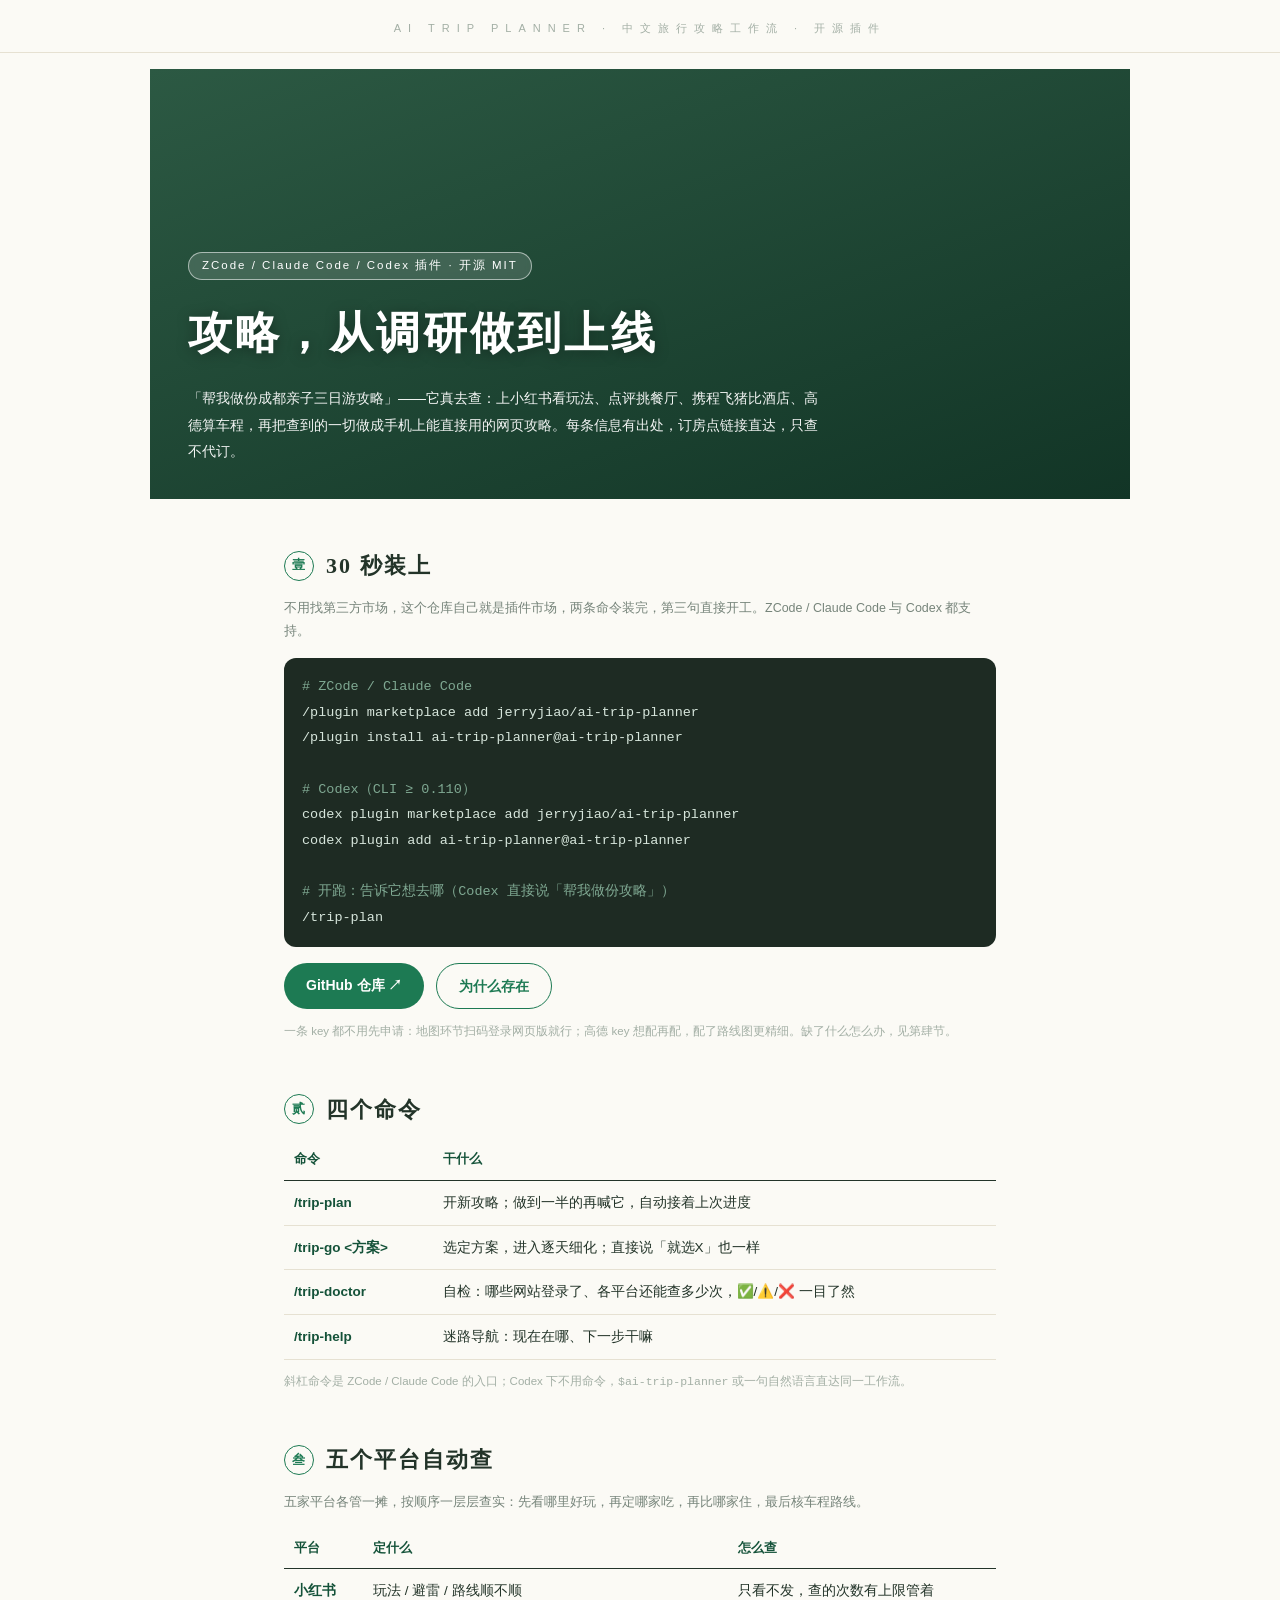
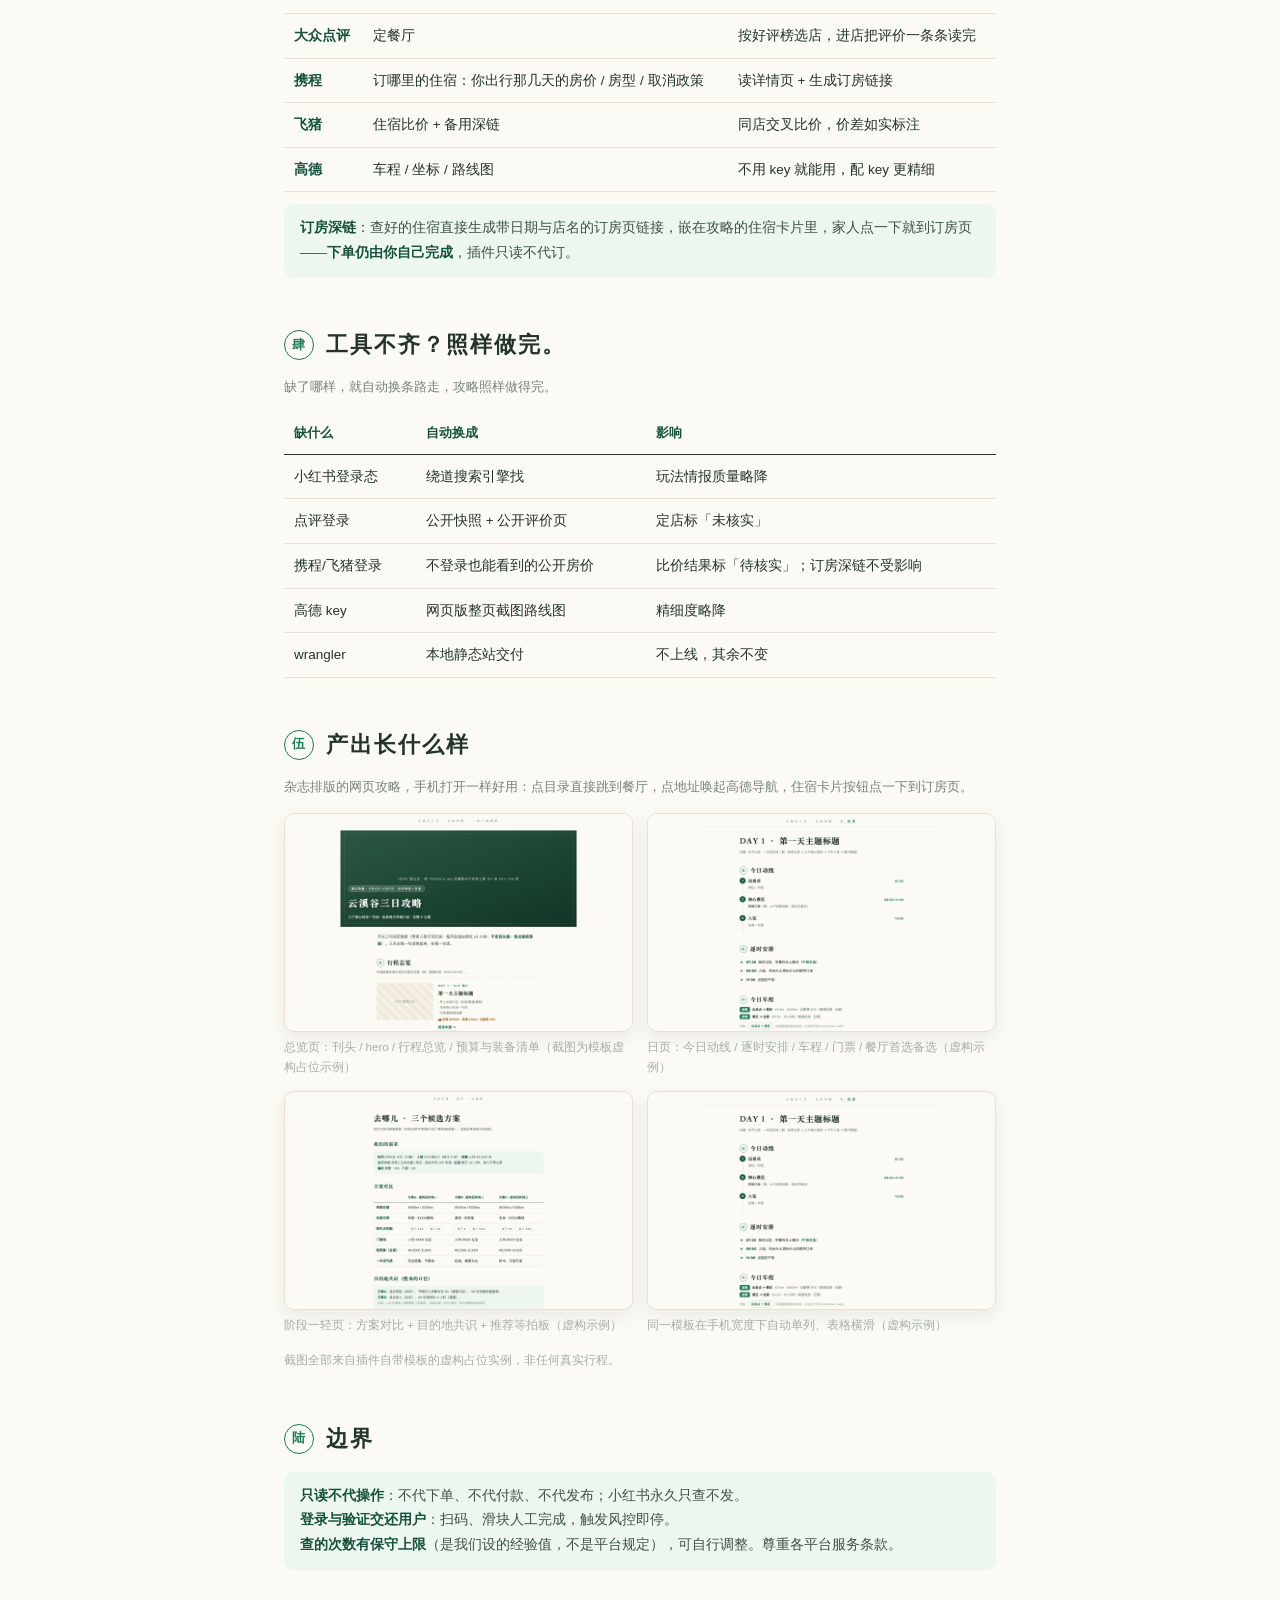
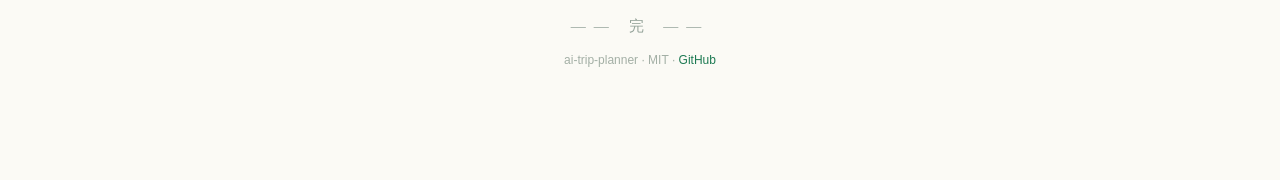
<file: website/index.html>
<!DOCTYPE html>
<html lang="zh-CN">
<head>
<meta charset="UTF-8">
<meta name="viewport" content="width=device-width, initial-scale=1.0">
<title>ai-trip-planner · 中文旅行攻略从调研到上线一条龙</title>
<meta name="description" content="开源 ZCode / Claude Code / Codex 插件：说一句想去哪，agent 自动上小红书、大众点评、携程、飞猪、高德查真数据，做成手机上直接用的网页攻略，订房链接点一下直达订房页。只查不代订。">
<style>
:root{--ink:#233429;--sub:#76847a;--faint:#a3afa5;--line:#e6e1d2;--green:#1d7a53;--deep:#145239;--soft:#eef6f0;--amber:#a3691a;--paper:#fbfaf5;}
*{box-sizing:border-box;-webkit-tap-highlight-color:transparent;}
html{scroll-behavior:smooth;}
body{margin:0;background:var(--paper);color:var(--ink);font:15px/1.9 -apple-system,BlinkMacSystemFont,"PingFang SC","Microsoft YaHei",sans-serif;}
.serif{font-family:"Noto Serif SC","Songti SC","STSong","SimSun",serif;}
.masthead{text-align:center;font-size:11px;letter-spacing:clamp(3px,1vw,7px);color:var(--faint);padding:18px 0 13px;border-bottom:1px solid var(--line);}
.hero{max-width:980px;margin:16px auto 0;height:clamp(300px,55vw,430px);position:relative;display:flex;align-items:flex-end;color:#fff;background:linear-gradient(160deg,#2c5943,#123526);}
.hero .txt{padding:clamp(20px,4vw,34px) clamp(20px,4vw,38px);}
.hero .kicker{display:inline-block;font-size:11.5px;letter-spacing:2px;border:1px solid rgba(255,255,255,.55);background:rgba(255,255,255,.14);border-radius:999px;padding:2px 13px;margin-bottom:12px;backdrop-filter:blur(3px);}
.hero h1{margin:0;font-size:clamp(28px,6vw,44px);font-weight:900;letter-spacing:3px;text-shadow:0 2px 14px rgba(0,0,0,.35);}
.hero .sub{margin-top:10px;font-size:14px;opacity:.94;max-width:640px;}
.page{max-width:760px;margin:0 auto;padding:0 clamp(15px,4vw,24px) 60px;}
h2.sec{display:flex;align-items:center;gap:12px;font-family:"Noto Serif SC","Songti SC",serif;font-size:22px;font-weight:900;letter-spacing:2px;margin:46px 0 10px;}
h2.sec .no{flex:0 0 30px;width:30px;height:30px;border:1.5px solid var(--green);border-radius:50%;color:var(--green);font-size:13px;display:flex;align-items:center;justify-content:center;font-weight:700;}
.sec-sub{font-size:12.5px;color:var(--sub);margin:0 0 14px;}
.cmd{background:#1e2b23;color:#d7e6dc;border-radius:12px;padding:16px 18px;font:13.5px/1.9 ui-monospace,SFMono-Regular,Menlo,monospace;overflow-x:auto;white-space:nowrap;}
.cmd .c{color:#7fa892;}
.btns{display:flex;gap:12px;flex-wrap:wrap;margin:16px 0 4px;}
.btn{display:inline-block;text-decoration:none;border-radius:999px;padding:9px 22px;font-size:14px;font-weight:600;}
.btn.solid{background:var(--green);color:#fff;}
.btn.ghost{border:1.5px solid var(--green);color:var(--green);}
table{width:100%;border-collapse:collapse;}
th{font-size:12.5px;color:var(--deep);text-align:left;padding:8px 10px;border-bottom:1.5px solid var(--ink);white-space:nowrap;}
td{padding:9px 10px;border-bottom:1px solid var(--line);vertical-align:top;font-size:13.5px;}
td b{color:var(--deep);}
@media (max-width:900px){table{display:block;overflow-x:auto;-webkit-overflow-scrolling:touch;}th,td{min-width:9em;}}
.note{background:var(--soft);border-radius:10px;padding:12px 16px;font-size:13.5px;color:#3d5245;line-height:1.85;margin:12px 0;}
.note b{color:var(--deep);}
.shots{display:grid;grid-template-columns:1fr 1fr;gap:14px;margin:14px 0;}
.shots figure{margin:0;}
.shots img{width:100%;border-radius:10px;border:1px solid var(--line);display:block;box-shadow:0 6px 18px rgba(35,52,41,.08);}
.shots figcaption{font-size:11.5px;color:var(--faint);margin-top:6px;line-height:1.7;}
@media (max-width:640px){.shots{grid-template-columns:1fr;}}
.src{font-size:11.5px;color:var(--faint);line-height:1.9;}
.end{text-align:center;padding:30px 0 48px;color:var(--faint);font-size:12px;}
.end .fin{font-family:"Noto Serif SC",serif;font-size:15px;letter-spacing:8px;color:#93a298;margin-bottom:8px;}
</style>
</head>
<body>

<div class="masthead">AI TRIP PLANNER · 中文旅行攻略工作流 · 开源插件</div>

<div class="hero">
  <div class="txt">
    <span class="kicker">ZCode / Claude Code / Codex 插件 · 开源 MIT</span>
    <h1 class="serif">攻略，从调研做到上线</h1>
    <div class="sub">「帮我做份成都亲子三日游攻略」——它真去查：上小红书看玩法、点评挑餐厅、携程飞猪比酒店、高德算车程，再把查到的一切做成手机上能直接用的网页攻略。每条信息有出处，订房点链接直达，只查不代订。</div>
  </div>
</div>

<div class="page">

  <h2 class="sec"><span class="no">壹</span>30 秒装上</h2>
  <div class="sec-sub">不用找第三方市场，这个仓库自己就是插件市场，两条命令装完，第三句直接开工。ZCode / Claude Code 与 Codex 都支持。</div>
  <div class="cmd"><span class="c"># ZCode / Claude Code</span><br>/plugin marketplace add jerryjiao/ai-trip-planner<br>/plugin install ai-trip-planner@ai-trip-planner<br><br><span class="c"># Codex（CLI ≥ 0.110）</span><br>codex plugin marketplace add jerryjiao/ai-trip-planner<br>codex plugin add ai-trip-planner@ai-trip-planner<br><br><span class="c"># 开跑：告诉它想去哪（Codex 直接说「帮我做份攻略」）</span><br>/trip-plan</div>
  <div class="btns">
    <a class="btn solid" href="https://github.com/jerryjiao/ai-trip-planner" target="_blank" rel="noopener">GitHub 仓库 ↗</a>
    <a class="btn ghost" href="https://github.com/jerryjiao/ai-trip-planner#为什么存在" target="_blank" rel="noopener">为什么存在</a>
  </div>
  <p class="src">一条 key 都不用先申请：地图环节扫码登录网页版就行；高德 key 想配再配，配了路线图更精细。缺了什么怎么办，见第肆节。</p>

  <h2 class="sec"><span class="no">贰</span>四个命令</h2>
  <table>
    <tr><th>命令</th><th>干什么</th></tr>
    <tr><td><b>/trip-plan</b></td><td>开新攻略；做到一半的再喊它，自动接着上次进度</td></tr>
    <tr><td><b>/trip-go &lt;方案&gt;</b></td><td>选定方案，进入逐天细化；直接说「就选X」也一样</td></tr>
    <tr><td><b>/trip-doctor</b></td><td>自检：哪些网站登录了、各平台还能查多少次，✅/⚠️/❌ 一目了然</td></tr>
    <tr><td><b>/trip-help</b></td><td>迷路导航：现在在哪、下一步干嘛</td></tr>
  </table>
  <p class="src">斜杠命令是 ZCode / Claude Code 的入口；Codex 下不用命令，<code>$ai-trip-planner</code> 或一句自然语言直达同一工作流。</p>

  <h2 class="sec"><span class="no">叁</span>五个平台自动查</h2>
  <div class="sec-sub">五家平台各管一摊，按顺序一层层查实：先看哪里好玩，再定哪家吃，再比哪家住，最后核车程路线。</div>
  <table>
    <tr><th>平台</th><th>定什么</th><th>怎么查</th></tr>
    <tr><td><b>小红书</b></td><td>玩法 / 避雷 / 路线顺不顺</td><td>只看不发，查的次数有上限管着</td></tr>
    <tr><td><b>大众点评</b></td><td>定餐厅</td><td>按好评榜选店，进店把评价一条条读完</td></tr>
    <tr><td><b>携程</b></td><td>订哪里的住宿：你出行那几天的房价 / 房型 / 取消政策</td><td>读详情页 + 生成订房链接</td></tr>
    <tr><td><b>飞猪</b></td><td>住宿比价 + 备用深链</td><td>同店交叉比价，价差如实标注</td></tr>
    <tr><td><b>高德</b></td><td>车程 / 坐标 / 路线图</td><td>不用 key 就能用，配 key 更精细</td></tr>
  </table>
  <div class="note"><b>订房深链</b>：查好的住宿直接生成带日期与店名的订房页链接，嵌在攻略的住宿卡片里，家人点一下就到订房页——<b>下单仍由你自己完成</b>，插件只读不代订。</div>

  <h2 class="sec"><span class="no">肆</span>工具不齐？照样做完。</h2>
  <div class="sec-sub">缺了哪样，就自动换条路走，攻略照样做得完。</div>
  <table>
    <tr><th>缺什么</th><th>自动换成</th><th>影响</th></tr>
    <tr><td>小红书登录态</td><td>绕道搜索引擎找</td><td>玩法情报质量略降</td></tr>
    <tr><td>点评登录</td><td>公开快照 + 公开评价页</td><td>定店标「未核实」</td></tr>
    <tr><td>携程/飞猪登录</td><td>不登录也能看到的公开房价</td><td>比价结果标「待核实」；订房深链不受影响</td></tr>
    <tr><td>高德 key</td><td>网页版整页截图路线图</td><td>精细度略降</td></tr>
    <tr><td>wrangler</td><td>本地静态站交付</td><td>不上线，其余不变</td></tr>
  </table>

  <h2 class="sec"><span class="no">伍</span>产出长什么样</h2>
  <div class="sec-sub">杂志排版的网页攻略，手机打开一样好用：点目录直接跳到餐厅，点地址唤起高德导航，住宿卡片按钮点一下到订房页。</div>
  <div class="shots">
    <figure><img src="img/example-zine-index.png" alt="特辑风攻略总览页示例（虚构占位内容）"><figcaption>总览页：刊头 / hero / 行程总览 / 预算与装备清单（截图为模板虚构占位示例）</figcaption></figure>
    <figure><img src="img/example-zine-day.png" alt="逐天攻略页示例（虚构占位内容）"><figcaption>日页：今日动线 / 逐时安排 / 车程 / 门票 / 餐厅首选备选（虚构示例）</figcaption></figure>
    <figure><img src="img/example-lite.png" alt="方案对比轻页示例（虚构占位内容）"><figcaption>阶段一轻页：方案对比 + 目的地共识 + 推荐等拍板（虚构示例）</figcaption></figure>
    <figure><img src="img/example-zine-day.png" alt="逐天页窄屏示例"><figcaption>同一模板在手机宽度下自动单列、表格横滑（虚构示例）</figcaption></figure>
  </div>
  <p class="src">截图全部来自插件自带模板的虚构占位实例，非任何真实行程。</p>

  <h2 class="sec"><span class="no">陆</span>边界</h2>
  <div class="note">
    <b>只读不代操作</b>：不代下单、不代付款、不代发布；小红书永久只查不发。<br>
    <b>登录与验证交还用户</b>：扫码、滑块人工完成，触发风控即停。<br>
    <b>查的次数有保守上限</b>（是我们设的经验值，不是平台规定），可自行调整。尊重各平台服务条款。
  </div>

  <div class="end">
    <div class="fin">—— 完 ——</div>
    ai-trip-planner · MIT · <a href="https://github.com/jerryjiao/ai-trip-planner" style="color:var(--green);text-decoration:none;">GitHub</a>
  </div>

</div>
</body>
</html>
</file>
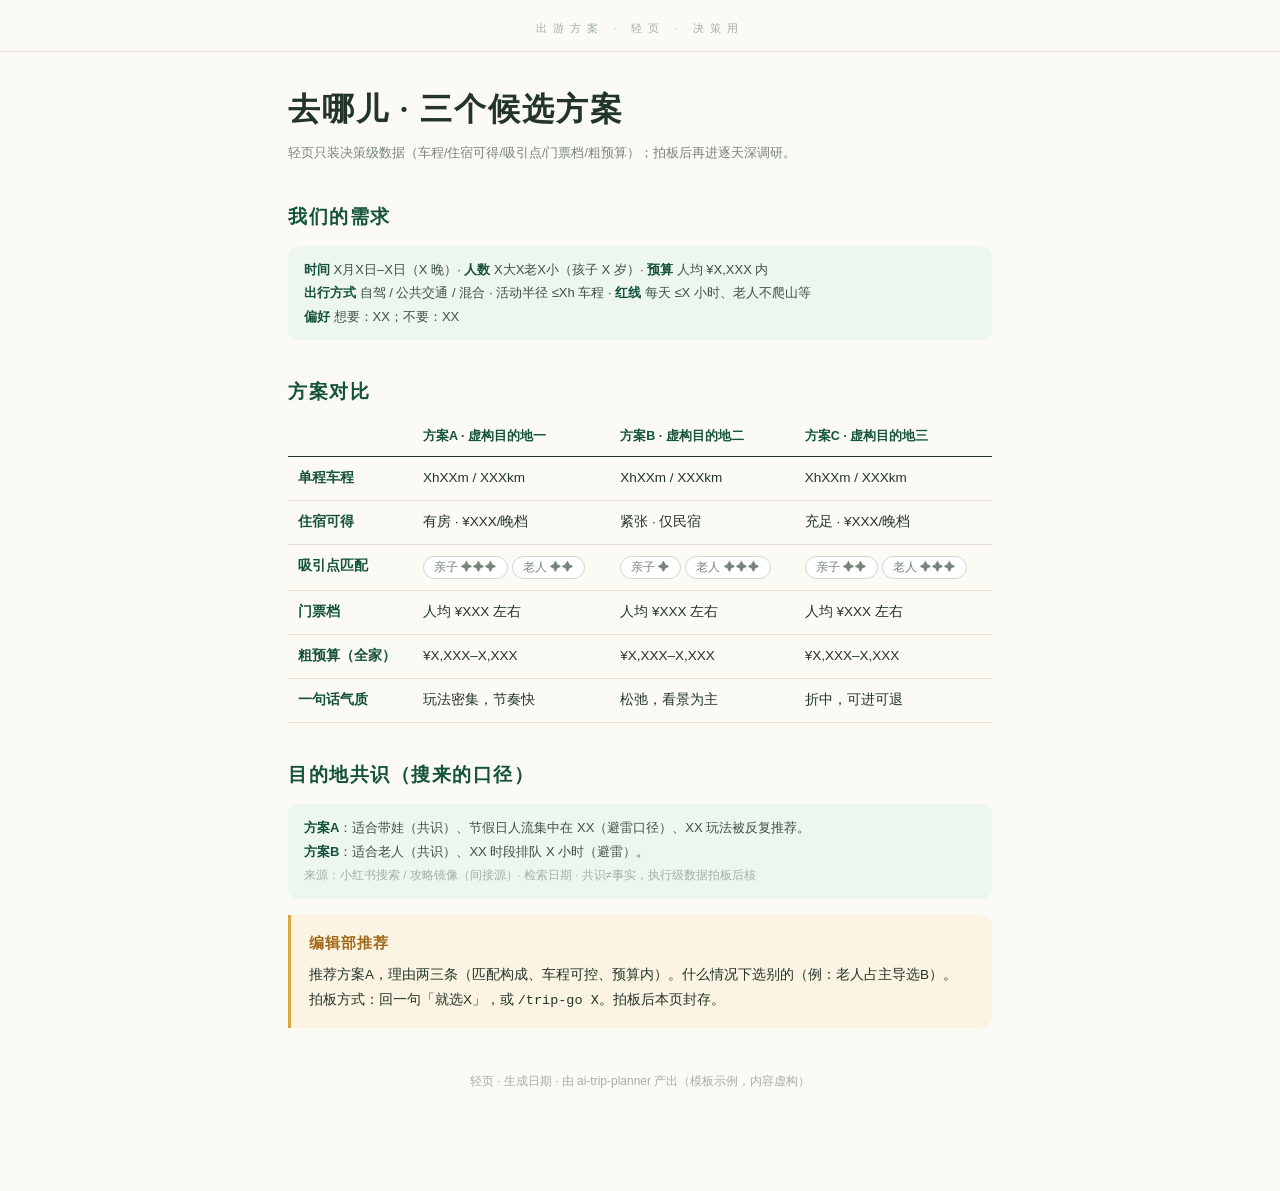
<file: templates/lite/index.html>
<!DOCTYPE html>
<html lang="zh-CN">
<head>
<meta charset="UTF-8">
<meta name="viewport" content="width=device-width, initial-scale=1.0">
<title>方案对比 · 轻页模板 · 拍板用</title>
<style>
:root{--ink:#233429;--sub:#76847a;--faint:#a3afa5;--line:#e6e1d2;--green:#1d7a53;--deep:#145239;--soft:#eef6f0;--amber:#a3691a;--paper:#fbfaf5;}
*{box-sizing:border-box;-webkit-tap-highlight-color:transparent;}
body{margin:0;background:var(--paper);color:var(--ink);font:14.5px/1.85 -apple-system,BlinkMacSystemFont,"PingFang SC","Microsoft YaHei",sans-serif;}
.page{max-width:760px;margin:0 auto;padding:0 clamp(15px,4vw,28px) 60px;}
.masthead{text-align:center;font-size:11px;letter-spacing:6px;color:var(--faint);padding:18px 0 13px;border-bottom:1px solid var(--line);}
h1{font-family:"Noto Serif SC","Songti SC",serif;font-size:clamp(23px,5vw,32px);font-weight:900;letter-spacing:2px;margin:28px 0 2px;}
.sec-sub{font-size:12.5px;color:var(--sub);margin:0 0 8px;}
h2{font-family:"Noto Serif SC",serif;font-size:19px;font-weight:900;letter-spacing:1.5px;margin:34px 0 8px;color:var(--deep);}
table{width:100%;border-collapse:collapse;}
th{font-size:12.5px;color:var(--deep);text-align:left;padding:8px 10px;border-bottom:1.5px solid var(--ink);white-space:nowrap;}
td{padding:9px 10px;border-bottom:1px solid var(--line);vertical-align:top;font-size:13.5px;}
td b{color:var(--deep);}
@media (max-width:900px){table{display:block;overflow-x:auto;-webkit-overflow-scrolling:touch;}th,td{min-width:9em;}}
.note{background:var(--soft);border-radius:10px;padding:12px 16px;font-size:13px;color:#3d5245;line-height:1.8;margin:12px 0;}
.note b{color:var(--deep);}
.reco{background:#fbf4e2;border-left:3px solid #d9a63f;border-radius:0 12px 12px 0;padding:14px 18px;font-size:13.5px;line-height:1.9;margin:16px 0;}
.reco .th{font-weight:900;color:var(--amber);font-size:15px;letter-spacing:1px;display:block;margin-bottom:4px;}
.src{font-size:11.5px;color:var(--faint);line-height:1.9;}
.tag{display:inline-block;font-size:11.5px;background:#fff;border:1px solid #cdd8cf;border-radius:999px;padding:0 10px;margin:2px 4px 2px 0;color:var(--sub);}
.end{text-align:center;padding:26px 0 40px;color:var(--faint);font-size:12px;}
</style>
</head>
<body>
<div class="masthead">出游方案 · 轻页 · 决策用</div>
<div class="page">

  <h1>去哪儿 · 三个候选方案</h1>
  <div class="sec-sub">轻页只装决策级数据（车程/住宿可得/吸引点/门票档/粗预算）；拍板后再进逐天深调研。</div>

  <h2>我们的需求</h2>
  <div class="note">
    <b>时间</b> X月X日–X日（X 晚）· <b>人数</b> X大X老X小（孩子 X 岁）· <b>预算</b> 人均 ¥X,XXX 内<br>
    <b>出行方式</b> 自驾 / 公共交通 / 混合 · 活动半径 ≤Xh 车程 · <b>红线</b> 每天 ≤X 小时、老人不爬山等<br>
    <b>偏好</b> 想要：XX；不要：XX
  </div>

  <h2>方案对比</h2>
  <table>
    <tr><th></th><th>方案A · 虚构目的地一</th><th>方案B · 虚构目的地二</th><th>方案C · 虚构目的地三</th></tr>
    <tr><td><b>单程车程</b></td><td>XhXXm / XXXkm</td><td>XhXXm / XXXkm</td><td>XhXXm / XXXkm</td></tr>
    <tr><td><b>住宿可得</b></td><td>有房 · ¥XXX/晚档</td><td>紧张 · 仅民宿</td><td>充足 · ¥XXX/晚档</td></tr>
    <tr><td><b>吸引点匹配</b></td><td><span class="tag">亲子 ✦✦✦</span><span class="tag">老人 ✦✦</span></td><td><span class="tag">亲子 ✦</span><span class="tag">老人 ✦✦✦</span></td><td><span class="tag">亲子 ✦✦</span><span class="tag">老人 ✦✦✦</span></td></tr>
    <tr><td><b>门票档</b></td><td>人均 ¥XXX 左右</td><td>人均 ¥XXX 左右</td><td>人均 ¥XXX 左右</td></tr>
    <tr><td><b>粗预算（全家）</b></td><td>¥X,XXX–X,XXX</td><td>¥X,XXX–X,XXX</td><td>¥X,XXX–X,XXX</td></tr>
    <tr><td><b>一句话气质</b></td><td>玩法密集，节奏快</td><td>松弛，看景为主</td><td>折中，可进可退</td></tr>
  </table>

  <h2>目的地共识（搜来的口径）</h2>
  <div class="note">
    <b>方案A</b>：适合带娃（共识）、节假日人流集中在 XX（避雷口径）、XX 玩法被反复推荐。<br>
    <b>方案B</b>：适合老人（共识）、XX 时段排队 X 小时（避雷）。<br>
    <span class="src">来源：小红书搜索 / 攻略镜像（间接源）· 检索日期 · 共识≠事实，执行级数据拍板后核</span>
  </div>

  <div class="reco">
    <span class="th">编辑部推荐</span>
    推荐方案A，理由两三条（匹配构成、车程可控、预算内）。什么情况下选别的（例：老人占主导选B）。<br>
    拍板方式：回一句「就选X」，或 <code>/trip-go X</code>。拍板后本页封存。
  </div>

  <div class="end">轻页 · 生成日期 · 由 ai-trip-planner 产出（模板示例，内容虚构）</div>
</div>
</body>
</html>
</file>
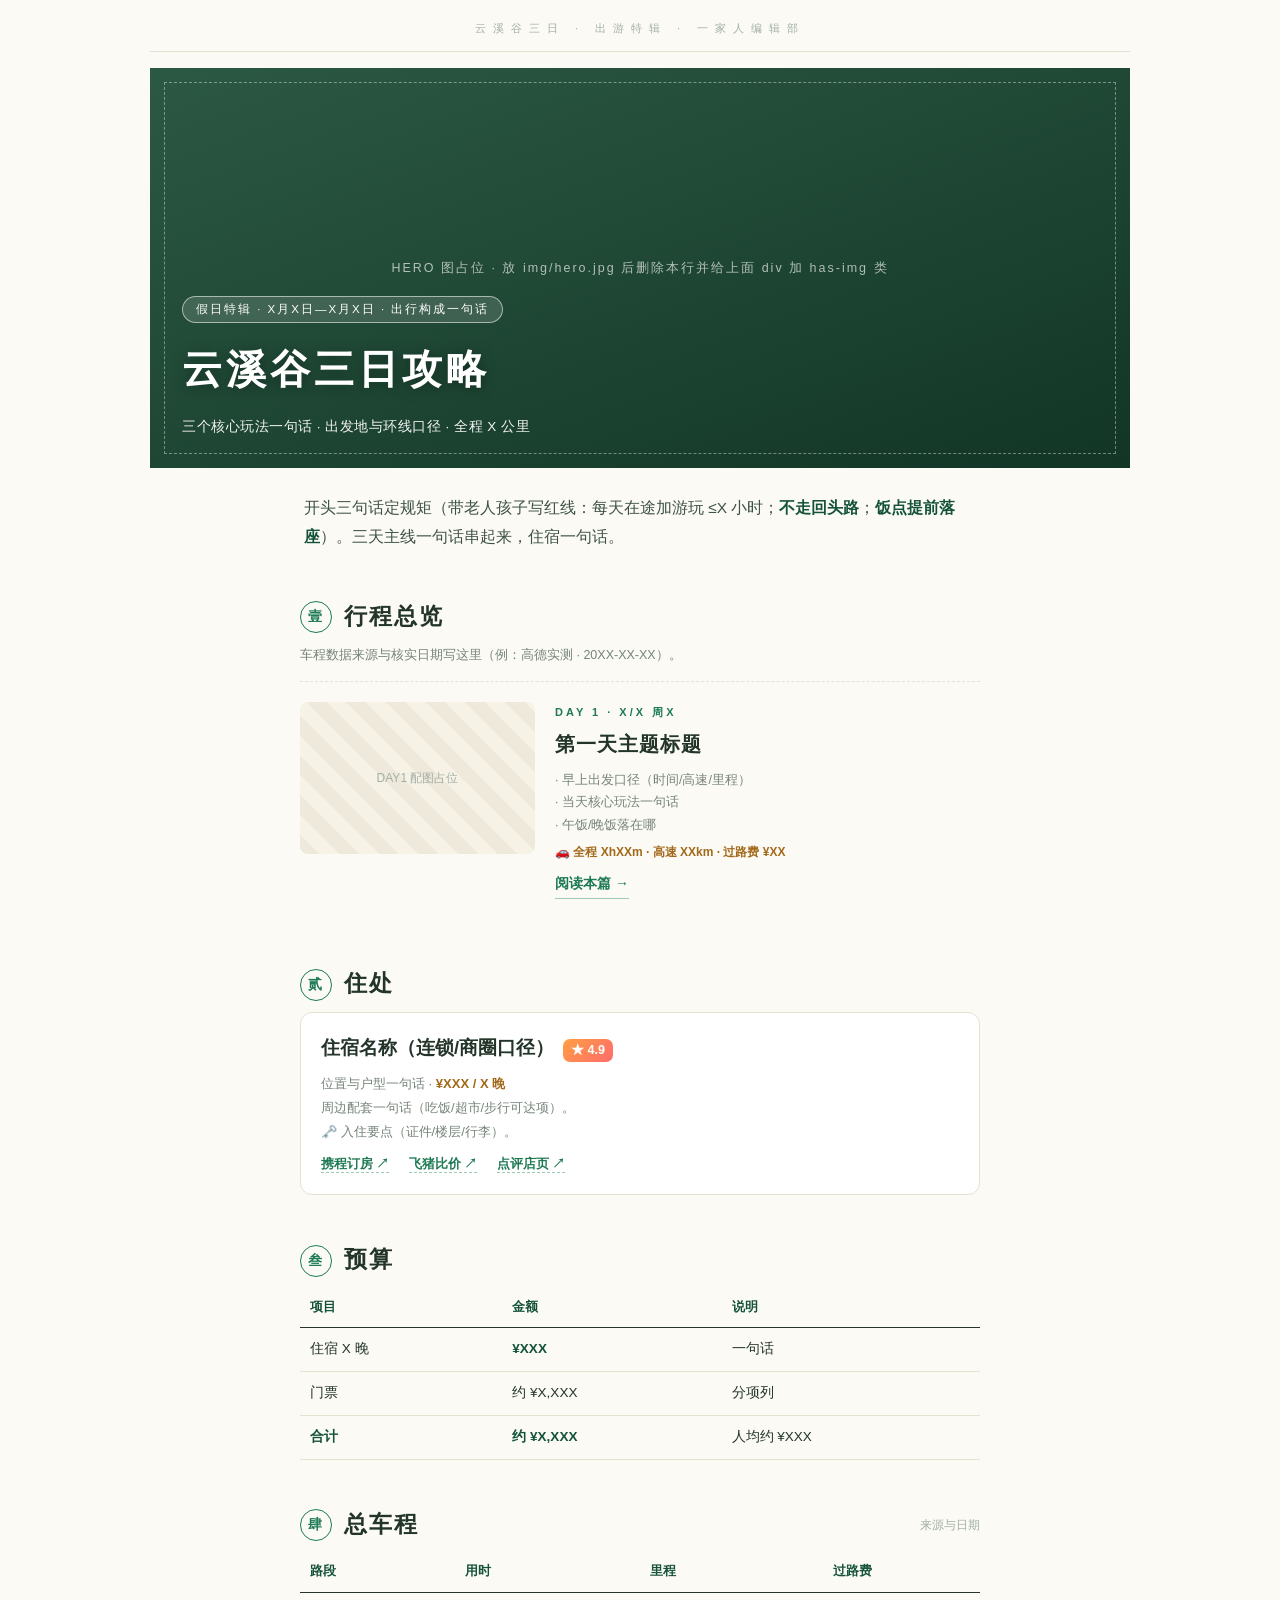
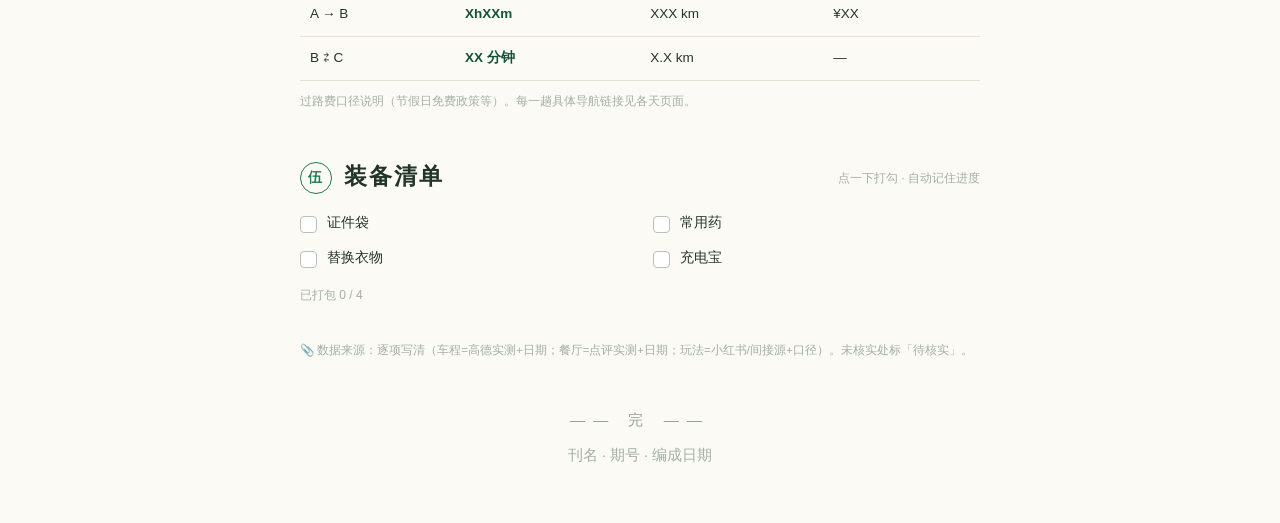
<file: templates/zine/index.html>
<!DOCTYPE html>
<html lang="zh-CN">
<head>
<meta charset="UTF-8">
<meta name="viewport" content="width=device-width, initial-scale=1.0">
<title>云溪谷三日攻略 · 模板示例 · 特辑风壳</title>
<link rel="stylesheet" href="zine.css">
</head>
<body>

<!-- 刊头：改「云溪谷三日」为你的刊名 -->
<div class="masthead">云溪谷三日 · 出游特辑 · 一家人编辑部</div>

<!-- hero：把 class 换成 "hero has-img" 并放 img/hero.jpg（1600×900 横图）；没图时保留占位样式 -->
<div class="hero">
  <div class="ph">HERO 图占位 · 放 img/hero.jpg 后删除本行并给上面 div 加 has-img 类</div>
  <div class="txt">
    <span class="kicker">假日特辑 · X月X日—X月X日 · 出行构成一句话</span>
    <h1>云溪谷三日攻略</h1>
    <div class="sub">三个核心玩法一句话 · 出发地与环线口径 · 全程 X 公里</div>
  </div>
</div>

<div class="page">

  <p class="lede">开头三句话定规矩（带老人孩子写红线：每天在途加游玩 ≤X 小时；<b>不走回头路</b>；<b>饭点提前落座</b>）。三天主线一句话串起来，住宿一句话。</p>

  <h2 class="sec" id="overview"><span class="no">壹</span>行程总览</h2>
  <div class="sec-sub">车程数据来源与核实日期写这里（例：高德实测 · 20XX-XX-XX）。</div>

  <!-- 每天一张卡，按需复制 -->
  <div class="teaser">
    <div class="img">DAY1 配图占位</div>
    <div>
      <div class="d">DAY 1 · X/X 周X</div>
      <h3 class="serif"><a href="day.html">第一天主题标题</a></h3>
      <ul>
        <li>· 早上出发口径（时间/高速/里程）</li>
        <li>· 当天核心玩法一句话</li>
        <li>· 午饭/晚饭落在哪</li>
      </ul>
      <div class="dist">🚗 全程 XhXXm · 高速 XXkm · 过路费 ¥XX</div>
      <a class="read" href="day.html">阅读本篇 →</a>
    </div>
  </div>

  <h2 class="sec" id="hotel"><span class="no">贰</span>住处</h2>
  <div class="hotel">
    <div class="hd"><b>住宿名称（连锁/商圈口径）</b><span class="score">★ 4.9</span></div>
    <div class="bd">
      位置与户型一句话 · <b>¥XXX / X 晚</b><br>
      周边配套一句话（吃饭/超市/步行可达项）。<br>
      🗝️ 入住要点（证件/楼层/行李）。
    </div>
    <div class="lnk">
      <!-- 订房直达按钮组：深链公式见 skills/ai-trip-planner/references/hotels.md §4
           携程 https://hotels.ctrip.com/hotels/list/?cityId=<城市ID>&checkin=<入住日>&checkout=<退房日>&crn=1&searchType=H&searchWord=<店名URL编码>
           飞猪：网页版搜到目标列表页后直接复制当前 URL；日期必须与需求卡一致，生成后逐条复验能打开 -->
      <a href="#" target="_blank" rel="noopener">携程订房 ↗</a>
      <a href="#" target="_blank" rel="noopener">飞猪比价 ↗</a>
      <a href="#" target="_blank" rel="noopener">点评店页 ↗</a>
    </div>
  </div>

  <h2 class="sec" id="budget"><span class="no">叁</span>预算</h2>
  <table>
    <tr><th>项目</th><th>金额</th><th>说明</th></tr>
    <tr><td>住宿 X 晚</td><td><b>¥XXX</b></td><td>一句话</td></tr>
    <tr><td>门票</td><td>约 ¥X,XXX</td><td>分项列</td></tr>
    <tr><td><b>合计</b></td><td><b>约 ¥X,XXX</b></td><td>人均约 ¥XXX</td></tr>
  </table>

  <h2 class="sec" id="drive"><span class="no">肆</span>总车程<span class="hint">来源与日期</span></h2>
  <table>
    <tr><th>路段</th><th>用时</th><th>里程</th><th>过路费</th></tr>
    <tr><td>A → B</td><td><b>XhXXm</b></td><td>XXX km</td><td>¥XX</td></tr>
    <tr><td>B ⇄ C</td><td><b>XX 分钟</b></td><td>X.X km</td><td>—</td></tr>
  </table>
  <p class="src">过路费口径说明（节假日免费政策等）。每一趟具体导航链接见各天页面。</p>

  <h2 class="sec" id="pack"><span class="no">伍</span>装备清单<span class="hint">点一下打勾 · 自动记住进度</span></h2>
  <div class="cks" data-store="trip-pack">
    <label class="ck"><input type="checkbox" value="证件袋"><span class="box"></span><span class="lb">证件袋</span></label>
    <label class="ck"><input type="checkbox" value="常用药"><span class="box"></span><span class="lb">常用药</span></label>
    <label class="ck"><input type="checkbox" value="替换衣物"><span class="box"></span><span class="lb">替换衣物</span></label>
    <label class="ck"><input type="checkbox" value="充电宝"><span class="box"></span><span class="lb">充电宝</span></label>
  </div>
  <div class="ck-done">已打包 <span class="ck-n">0</span> / <span class="ck-t">0</span></div>

  <p class="src" style="margin-top:34px;">📎 数据来源：逐项写清（车程=高德实测+日期；餐厅=点评实测+日期；玩法=小红书/间接源+口径）。未核实处标「待核实」。</p>

  <div class="end"><div class="fin">—— 完 ——</div><div style="margin-top:8px;">刊名 · 期号 · 编成日期</div></div>

</div>

<script>
// 勾选清单进度记忆（每个 .cks 用 data-store 区分存储键）
document.querySelectorAll('.cks').forEach(box => {
  const key = 'zine-' + (box.dataset.store || 'default');
  const saved = JSON.parse(localStorage.getItem(key) || '[]');
  box.querySelectorAll('input').forEach(i => {
    i.checked = saved.includes(i.value);
    i.addEventListener('change', () => {
      const cur = [...box.querySelectorAll('input:checked')].map(i => i.value);
      localStorage.setItem(key, JSON.stringify(cur));
      update();
    });
  });
  const done = box.closest('.page, body').querySelector('.ck-done');
  function update() {
    if (!done) return;
    const all = box.querySelectorAll('input');
    const n = box.querySelectorAll('input:checked').length;
    done.querySelector('.ck-n').textContent = n;
    done.querySelector('.ck-t').textContent = all.length;
  }
  update();
});
</script>
</body>
</html>
</file>
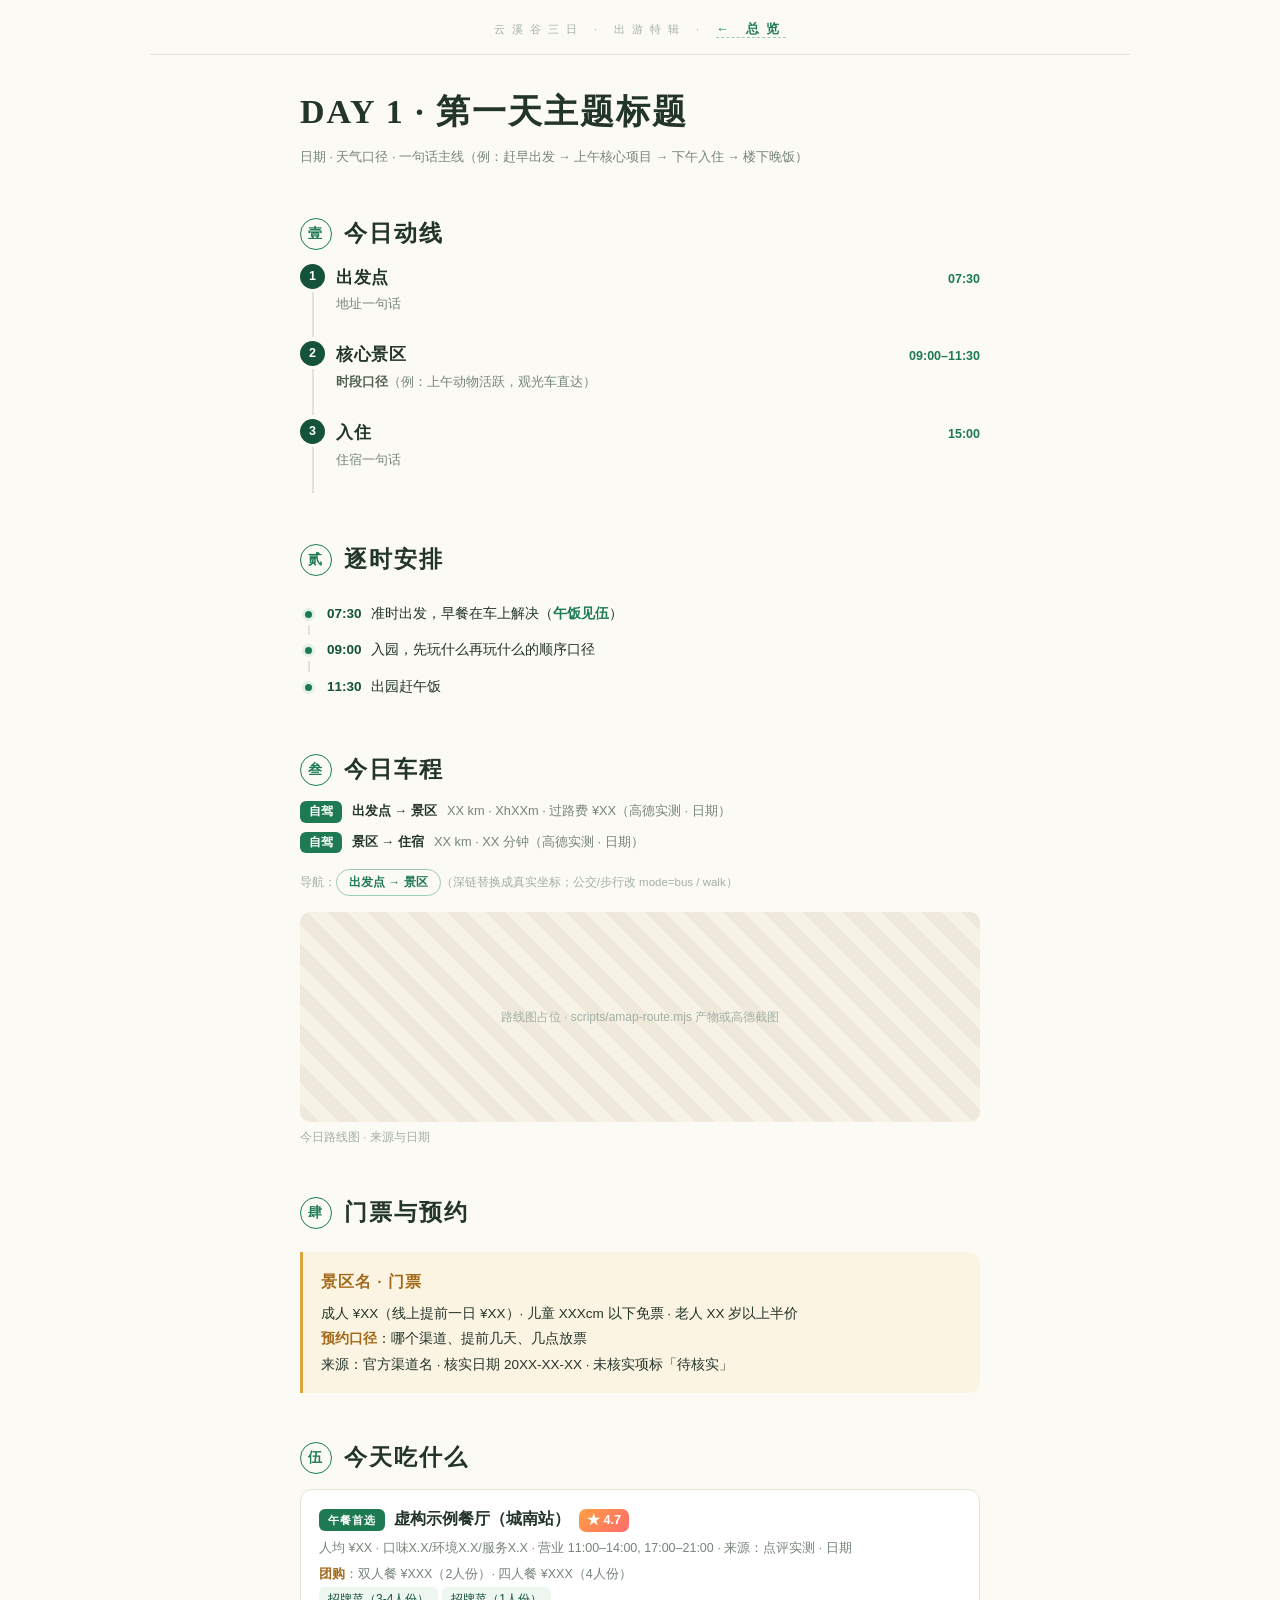
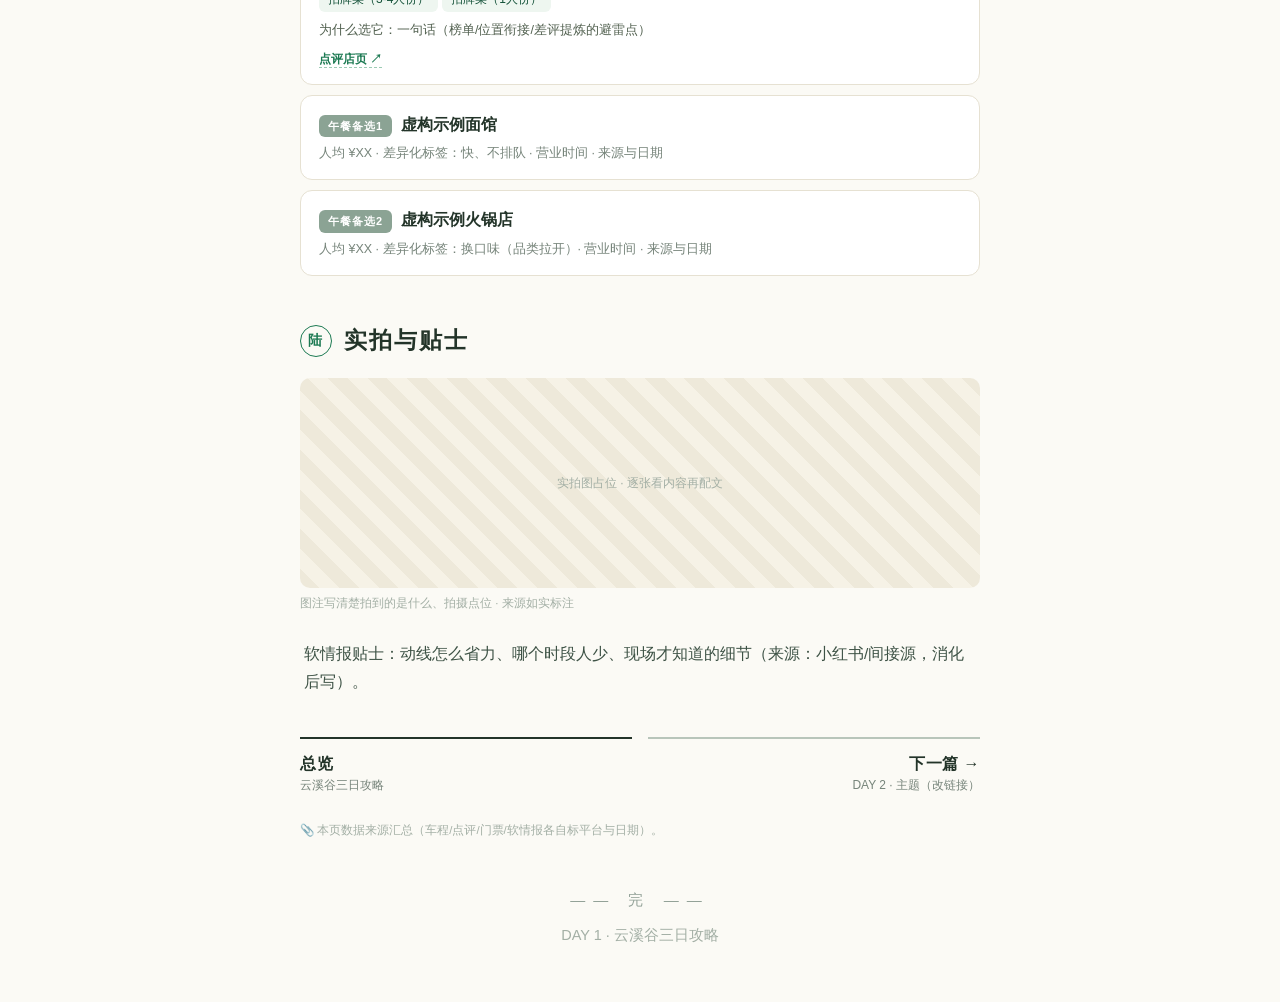
<file: templates/zine/day.html>
<!DOCTYPE html>
<html lang="zh-CN">
<head>
<meta charset="UTF-8">
<meta name="viewport" content="width=device-width, initial-scale=1.0">
<title>DAY 1 · 第一天主题 · 云溪谷三日攻略</title>
<link rel="stylesheet" href="zine.css">
</head>
<body>

<div class="masthead">云溪谷三日 · 出游特辑 · <a class="jump" href="index.html">← 总览</a></div>

<div class="page">

  <h1 style="font-size:clamp(24px,5vw,34px);font-weight:900;letter-spacing:2px;margin:26px 0 2px;">DAY 1 · 第一天主题标题</h1>
  <div class="sec-sub">日期 · 天气口径 · 一句话主线（例：赶早出发 → 上午核心项目 → 下午入住 → 楼下晚饭）</div>

  <h2 class="sec" id="route"><span class="no">壹</span>今日动线</h2>
  <!-- 每个节点一段 .leg，编号自动圆点 -->
  <div class="leg">
    <span class="num">1</span>
    <div class="lt"><b>出发点</b><span class="tm">07:30</span></div>
    <div class="addr">地址一句话</div>
  </div>
  <div class="leg">
    <span class="num">2</span>
    <div class="lt"><b>核心景区</b><span class="tm">09:00–11:30</span></div>
    <div class="addr"><b>时段口径</b>（例：上午动物活跃，观光车直达）</div>
  </div>
  <div class="leg">
    <span class="num">3</span>
    <div class="lt"><b>入住</b><span class="tm">15:00</span></div>
    <div class="addr">住宿一句话</div>
  </div>

  <h2 class="sec" id="timeline"><span class="no">贰</span>逐时安排</h2>
  <ul class="tl">
    <li><span class="tt">07:30</span>准时出发，早餐在车上解决（<a href="#lunch">午饭见伍</a>）</li>
    <li><span class="tt">09:00</span>入园，先玩什么再玩什么的顺序口径</li>
    <li><span class="tt">11:30</span>出园赶午饭</li>
  </ul>

  <h2 class="sec" id="drive"><span class="no">叁</span>今日车程</h2>
  <div class="stop"><span class="n">自驾</span><span class="p">出发点 → 景区</span><span>XX km · XhXXm · 过路费 ¥XX（高德实测 · 日期）</span></div>
  <div class="stop"><span class="n">自驾</span><span class="p">景区 → 住宿</span><span>XX km · XX 分钟（高德实测 · 日期）</span></div>
  <p class="src">导航：<a class="amap" href="https://uri.amap.com/navigation?from=lng,lat,出发点&to=lng,lat,景区&mode=car&coordinate=gaode&callnative=0" target="_blank" rel="noopener">出发点 → 景区</a>（深链替换成真实坐标；公交/步行改 mode=bus / walk）</p>
  <figure>
    <div class="imgph">路线图占位 · scripts/amap-route.mjs 产物或高德截图</div>
    <figcaption>今日路线图 · 来源与日期</figcaption>
  </figure>

  <h2 class="sec" id="ticket"><span class="no">肆</span>门票与预约</h2>
  <div class="ticket">
    <span class="th">景区名 · 门票</span>
    成人 ¥XX（线上提前一日 ¥XX）· 儿童 XXXcm 以下免票 · 老人 XX 岁以上半价<br>
    <b>预约口径</b>：哪个渠道、提前几天、几点放票<br>
    来源：官方渠道名 · 核实日期 20XX-XX-XX · 未核实项标「待核实」
  </div>

  <h2 class="sec" id="lunch"><span class="no">伍</span>今天吃什么</h2>
  <!-- 每餐首选+备选：rlabel=首选/备选 -->
  <div class="rest">
    <div class="rhd"><span class="rlabel">午餐首选</span><span class="rname">虚构示例餐厅（城南站）</span><span class="score">★ 4.7</span></div>
    <div class="rmeta">人均 ¥XX · 口味X.X/环境X.X/服务X.X · 营业 11:00–14:00, 17:00–21:00 · 来源：点评实测 · 日期</div>
    <div class="rmeta"><b>团购</b>：双人餐 ¥XXX（2人份）· 四人餐 ¥XXX（4人份）</div>
    <div><span class="dish">招牌菜（3-4人份）</span><span class="dish">招牌菜（1人份）</span></div>
    <div class="why">为什么选它：一句话（榜单/位置衔接/差评提炼的避雷点）</div>
    <div class="lk"><a href="#" target="_blank" rel="noopener">点评店页 ↗</a></div>
  </div>
  <div class="rest">
    <div class="rhd"><span class="rlabel alt">午餐备选1</span><span class="rname">虚构示例面馆</span></div>
    <div class="rmeta">人均 ¥XX · 差异化标签：快、不排队 · 营业时间 · 来源与日期</div>
  </div>
  <div class="rest">
    <div class="rhd"><span class="rlabel alt">午餐备选2</span><span class="rname">虚构示例火锅店</span></div>
    <div class="rmeta">人均 ¥XX · 差异化标签：换口味（品类拉开）· 营业时间 · 来源与日期</div>
  </div>

  <h2 class="sec" id="tips"><span class="no">陆</span>实拍与贴士</h2>
  <figure>
    <div class="imgph">实拍图占位 · 逐张看内容再配文</div>
    <figcaption>图注写清楚拍到的是什么、拍摄点位 · 来源如实标注</figcaption>
  </figure>
  <p class="lede">软情报贴士：动线怎么省力、哪个时段人少、现场才知道的细节（来源：小红书/间接源，消化后写）。</p>

  <div class="series">
    <a class="pv" href="index.html"><b>总览</b>云溪谷三日攻略</a>
    <a class="nx" href="day.html"><b>下一篇 →</b>DAY 2 · 主题（改链接）</a>
  </div>

  <p class="src" style="margin-top:26px;">📎 本页数据来源汇总（车程/点评/门票/软情报各自标平台与日期）。</p>
  <div class="end"><div class="fin">—— 完 ——</div><div style="margin-top:8px;">DAY 1 · 云溪谷三日攻略</div></div>

</div>
</body>
</html>
</file>
<file: templates/zine/zine.css>
/* zine · 攻略特辑风共用样式（模板壳）
   来源：真实项目验收版式抽取，占位内容全部虚构。
   六视口自适应：1440/1024 桌面 → 900 以下表格横滑 → 640 以下单列。
   零依赖：不引任何外部 JS/CSS，勾选清单用原生 localStorage。 */

:root{--ink:#233429;--sub:#76847a;--faint:#a3afa5;--line:#e6e1d2;--green:#1d7a53;--deep:#145239;--soft:#eef6f0;--amber:#a3691a;--paper:#fbfaf5;}
*{-webkit-tap-highlight-color:transparent;box-sizing:border-box;}
html{scroll-behavior:smooth;}
body{margin:0;background:var(--paper);color:var(--ink);font:14.5px/1.85 -apple-system,BlinkMacSystemFont,"PingFang SC","Microsoft YaHei",sans-serif;}
a{color:var(--green);}
.serif,h1,h2.sec,.teaser h3{font-family:"Noto Serif SC","Songti SC","STSong","SimSun",serif;}
.page{max-width:720px;margin:0 auto;padding:0 clamp(15px,3.5vw,20px);}

/* 平板以下：长表格转横向滑动，不硬压列宽 */
@media (max-width:900px){
  table{display:block;overflow-x:auto;-webkit-overflow-scrolling:touch;}
  th,td{min-width:10em;}
}

/* 刊头与 hero */
.masthead{text-align:center;font-size:11px;letter-spacing:clamp(3px,1vw,7px);color:var(--faint);padding:18px 0 13px;border-bottom:1px solid var(--line);max-width:980px;margin:0 auto;}
.hero{max-width:980px;margin:16px auto 0;height:clamp(265px,60vw,400px);position:relative;display:flex;align-items:flex-end;color:#fff;
  background:linear-gradient(160deg,#2c5943,#123526);}
.hero.has-img{background:linear-gradient(180deg,rgba(15,40,28,.10) 40%,rgba(9,32,22,.86)),url('img/hero.jpg') center/cover;}
.hero .ph{position:absolute;inset:0;display:flex;align-items:center;justify-content:center;font-size:12.5px;letter-spacing:2px;color:rgba(255,255,255,.65);border:1px dashed rgba(255,255,255,.4);margin:14px;}
.hero .txt{padding:clamp(18px,4vw,28px) clamp(18px,4vw,32px);position:relative;}
.hero .kicker{display:inline-block;font-size:11.5px;letter-spacing:2px;border:1px solid rgba(255,255,255,.55);background:rgba(255,255,255,.14);border-radius:999px;padding:2px 13px;margin-bottom:10px;backdrop-filter:blur(3px);}
.hero h1{margin:0;font-size:clamp(27px,6.2vw,40px);font-weight:900;letter-spacing:4px;text-shadow:0 2px 14px rgba(0,0,0,.35);}
.hero .sub{margin-top:8px;font-size:13.5px;opacity:.94;letter-spacing:.5px;}

.lede{font-size:15.5px;color:#3d5245;margin:26px 0 4px;padding:0 4px;}
.lede b{color:var(--deep);}

/* 章节标题：壹贰叁小节号 */
h2.sec{display:flex;align-items:center;flex-wrap:wrap;gap:12px;font-size:23px;font-weight:900;letter-spacing:2px;margin:44px 0 6px;}
h2.sec .no{flex:0 0 32px;width:32px;height:32px;border:1.5px solid var(--green);border-radius:50%;color:var(--green);font-size:14px;display:flex;align-items:center;justify-content:center;font-weight:700;}
h2.sec .hint{font-size:12px;color:var(--faint);letter-spacing:0;font-family:-apple-system,sans-serif;font-weight:400;margin-left:auto;}
.sec-sub{font-size:12.5px;color:var(--sub);margin:0 0 14px;}

/* 首页日卡 */
.teaser{display:grid;grid-template-columns:235px 1fr;gap:20px;padding:20px 0;border-top:1px dashed var(--line);}
.teaser .img{width:100%;height:152px;object-fit:cover;border-radius:8px;display:block;background:repeating-linear-gradient(45deg,#eee9da 0 14px,#f6f2e6 14px 28px);display:flex;align-items:center;justify-content:center;color:var(--faint);font-size:12px;}
.teaser .d{font-size:11px;letter-spacing:3px;color:var(--green);font-weight:700;}
.teaser h3{margin:3px 0 6px;font-size:20px;font-weight:900;letter-spacing:1px;}
.teaser h3 a{color:var(--ink);text-decoration:none;}
.teaser h3 a:hover{color:var(--green);}
.teaser ul{list-style:none;margin:0;padding:0;font-size:12.5px;color:var(--sub);line-height:1.8;}
.teaser .dist{font-size:12px;color:var(--amber);font-weight:600;margin-top:5px;}
.teaser .read{display:inline-block;margin-top:8px;font-weight:700;font-size:14px;color:var(--green);text-decoration:none;border-bottom:1.5px solid #9ccbb4;padding-bottom:1px;}

/* 住处卡 */
.hotel{border:1px solid var(--line);border-radius:12px;background:#fff;padding:18px 20px;}
.hotel .hd{display:flex;align-items:baseline;gap:9px;flex-wrap:wrap;}
.hotel .hd b{font-size:18.5px;font-weight:900;}
.score{background:linear-gradient(135deg,#ff9f43,#ff6b6b);color:#fff;font-weight:700;border-radius:7px;padding:0 8px;font-size:12.5px;}
.hotel .bd{font-size:13px;color:var(--sub);margin-top:7px;}
.hotel .bd b{color:var(--amber);}
.hotel .lnk{margin-top:9px;font-size:12.5px;}
.hotel .lnk a{text-decoration:none;font-weight:600;border-bottom:1.5px dashed #9ccbb4;padding-bottom:1px;margin-right:16px;}

/* 编辑部表格 */
table{width:100%;border-collapse:collapse;}
th{font-size:12.5px;color:var(--deep);text-align:left;padding:8px 10px;border-bottom:1.5px solid var(--ink);white-space:nowrap;font-weight:700;}
td{padding:9px 10px;border-bottom:1px solid var(--line);vertical-align:top;font-size:13.5px;}
td b{color:var(--deep);}

/* 勾选清单（原生 localStorage） */
.cks{display:grid;grid-template-columns:1fr 1fr;gap:0 26px;}
label.ck{display:flex;gap:10px;align-items:flex-start;padding:7px 0;font-size:13.5px;cursor:pointer;line-height:1.6;}
label.ck input{display:none;}
label.ck .box{flex:0 0 17px;height:17px;border:1.5px solid #b9c2b6;border-radius:4px;margin-top:4px;background:#fff;position:relative;transition:all .15s;}
label.ck .box::after{content:"";display:none;position:absolute;left:5px;top:1.5px;width:4px;height:8px;border:solid #fff;border-width:0 2px 2px 0;transform:rotate(45deg);}
label.ck input:checked + .box{background:var(--green);border-color:var(--green);}
label.ck input:checked + .box::after{display:block;}
label.ck input:checked ~ .lb{color:#8fa89a;text-decoration:line-through;text-decoration-color:#b5c8bc;}
.ck-done{font-size:12px;color:var(--faint);margin-top:8px;}

/* 日页：今日动线 */
.leg{position:relative;padding:0 0 20px 36px;}
.leg .num{position:absolute;left:0;top:2px;width:25px;height:25px;border-radius:50%;background:var(--deep);color:#fff;font-size:12.5px;display:flex;align-items:center;justify-content:center;font-weight:700;}
.leg:not(:last-child)::after{content:"";position:absolute;left:12px;top:30px;bottom:2px;width:1.5px;background:var(--line);}
.leg .lt{display:flex;justify-content:space-between;align-items:baseline;gap:10px;}
.leg .lt b{font-size:16.5px;font-weight:900;letter-spacing:.5px;}
.leg .lt .tm{flex:0 0 auto;font-size:12.5px;color:var(--green);font-weight:700;}
.leg .addr{font-size:12.5px;color:var(--sub);margin:2px 0 4px;line-height:1.7;}
.leg .addr b{color:#51604f;}

/* 逐时时间轴（竖排数字） */
.tl{list-style:none;margin:14px 0 0;padding:0;}
.tl li{position:relative;padding:6px 0 6px 27px;font-size:13.8px;line-height:1.78;}
.tl li::before{content:"";position:absolute;left:5px;top:15px;width:7px;height:7px;border-radius:50%;background:var(--green);box-shadow:0 0 0 3px #e2f0e7;}
.tl li:not(:last-child)::after{content:"";position:absolute;left:8px;top:29px;bottom:-3px;width:1.5px;background:var(--line);}
.tl .tt{font-weight:900;color:var(--deep);margin-right:9px;font-size:13.5px;}
.tl a{color:var(--green);text-decoration:none;font-weight:600;}

/* 车程段 */
.stop{display:flex;gap:10px;align-items:baseline;margin:8px 0;font-size:12.8px;color:var(--sub);line-height:1.65;}
.stop .n{flex:0 0 auto;font-weight:700;border-radius:6px;padding:1px 9px;font-size:12px;color:#fff;white-space:nowrap;background:var(--green);}
.stop .p{flex:0 0 auto;font-weight:700;color:var(--ink);}

/* 门票黄框 */
.ticket{background:#fbf4e2;border-left:3px solid #d9a63f;border-radius:0 12px 12px 0;padding:15px 18px;font-size:13.5px;line-height:1.9;margin:18px 0;}
.ticket .th{font-weight:900;color:var(--amber);font-size:15.5px;letter-spacing:1px;display:block;margin-bottom:4px;}
.ticket b{color:var(--amber);}

/* 餐厅卡：首选+备选 */
.rest{border:1px solid var(--line);border-radius:12px;background:#fff;padding:14px 18px;margin:10px 0;}
.rest .rhd{display:flex;align-items:baseline;gap:9px;flex-wrap:wrap;}
.rest .rlabel{font-size:11px;font-weight:700;color:#fff;background:var(--green);border-radius:6px;padding:1px 9px;letter-spacing:1px;}
.rest .rlabel.alt{background:#8ba394;}
.rest .rname{font-size:16px;font-weight:900;}
.rest .rmeta{font-size:12.5px;color:var(--sub);margin-top:4px;line-height:1.75;}
.rest .rmeta b{color:var(--amber);}
.rest .why{font-size:12.5px;color:#51604f;margin-top:6px;line-height:1.75;}
.rest .lk{margin-top:6px;font-size:12px;}
.rest .lk a{text-decoration:none;font-weight:600;border-bottom:1.5px dashed #9ccbb4;padding-bottom:1px;margin-right:14px;}
.dish{display:inline-block;font-size:12px;background:var(--soft);border-radius:6px;padding:1px 9px;margin:2px 4px 2px 0;color:var(--deep);}
.amap{display:inline-block;font-size:12px;border:1px solid #9ccbb4;border-radius:999px;padding:1px 12px;text-decoration:none;color:var(--green);font-weight:600;margin-top:6px;}

/* 图注 */
figure{margin:16px 0;}
figure img{width:100%;border-radius:10px;display:block;}
figure .imgph{width:100%;height:210px;border-radius:10px;background:repeating-linear-gradient(45deg,#eee9da 0 14px,#f6f2e6 14px 28px);display:flex;align-items:center;justify-content:center;color:var(--faint);font-size:12px;}
figcaption{font-size:11.5px;color:var(--faint);margin-top:6px;line-height:1.7;}

/* 锚点跳转 */
.jump{font-size:12.5px;color:var(--green);text-decoration:none;font-weight:600;border-bottom:1.5px dashed #9ccbb4;padding-bottom:1px;}

/* 系列导航 */
.series{display:grid;grid-template-columns:1fr 1fr;gap:16px;margin:40px 0 0;}
.series a{text-decoration:none;border-top:2px solid var(--ink);padding-top:10px;color:var(--sub);font-size:12px;line-height:1.5;}
.series a b{display:block;font-size:16px;font-weight:900;color:var(--ink);margin-top:3px;letter-spacing:.5px;}
.series a:hover b{color:var(--green);}
.series a.nx{text-align:right;border-top-color:#b8c5ba;}

.src{font-size:11.5px;color:var(--faint);line-height:1.9;margin:10px 0;}
.end{text-align:center;padding:34px 0 54px;color:var(--faint);}
.end .fin{font-size:15px;letter-spacing:8px;color:#93a298;}

/* 窄屏 */
@media (max-width:640px){
  .page{padding:0 15px;}
  .masthead{letter-spacing:3px;}
  .teaser{grid-template-columns:1fr;gap:10px;}
  .teaser .imgph,.teaser .img{height:170px;}
  .cks{grid-template-columns:1fr;}
  h2.sec{font-size:20px;}
  .leg{padding-left:32px;}
  .series{grid-template-columns:1fr;}
  .series a.nx{text-align:left;}
}
</file>
